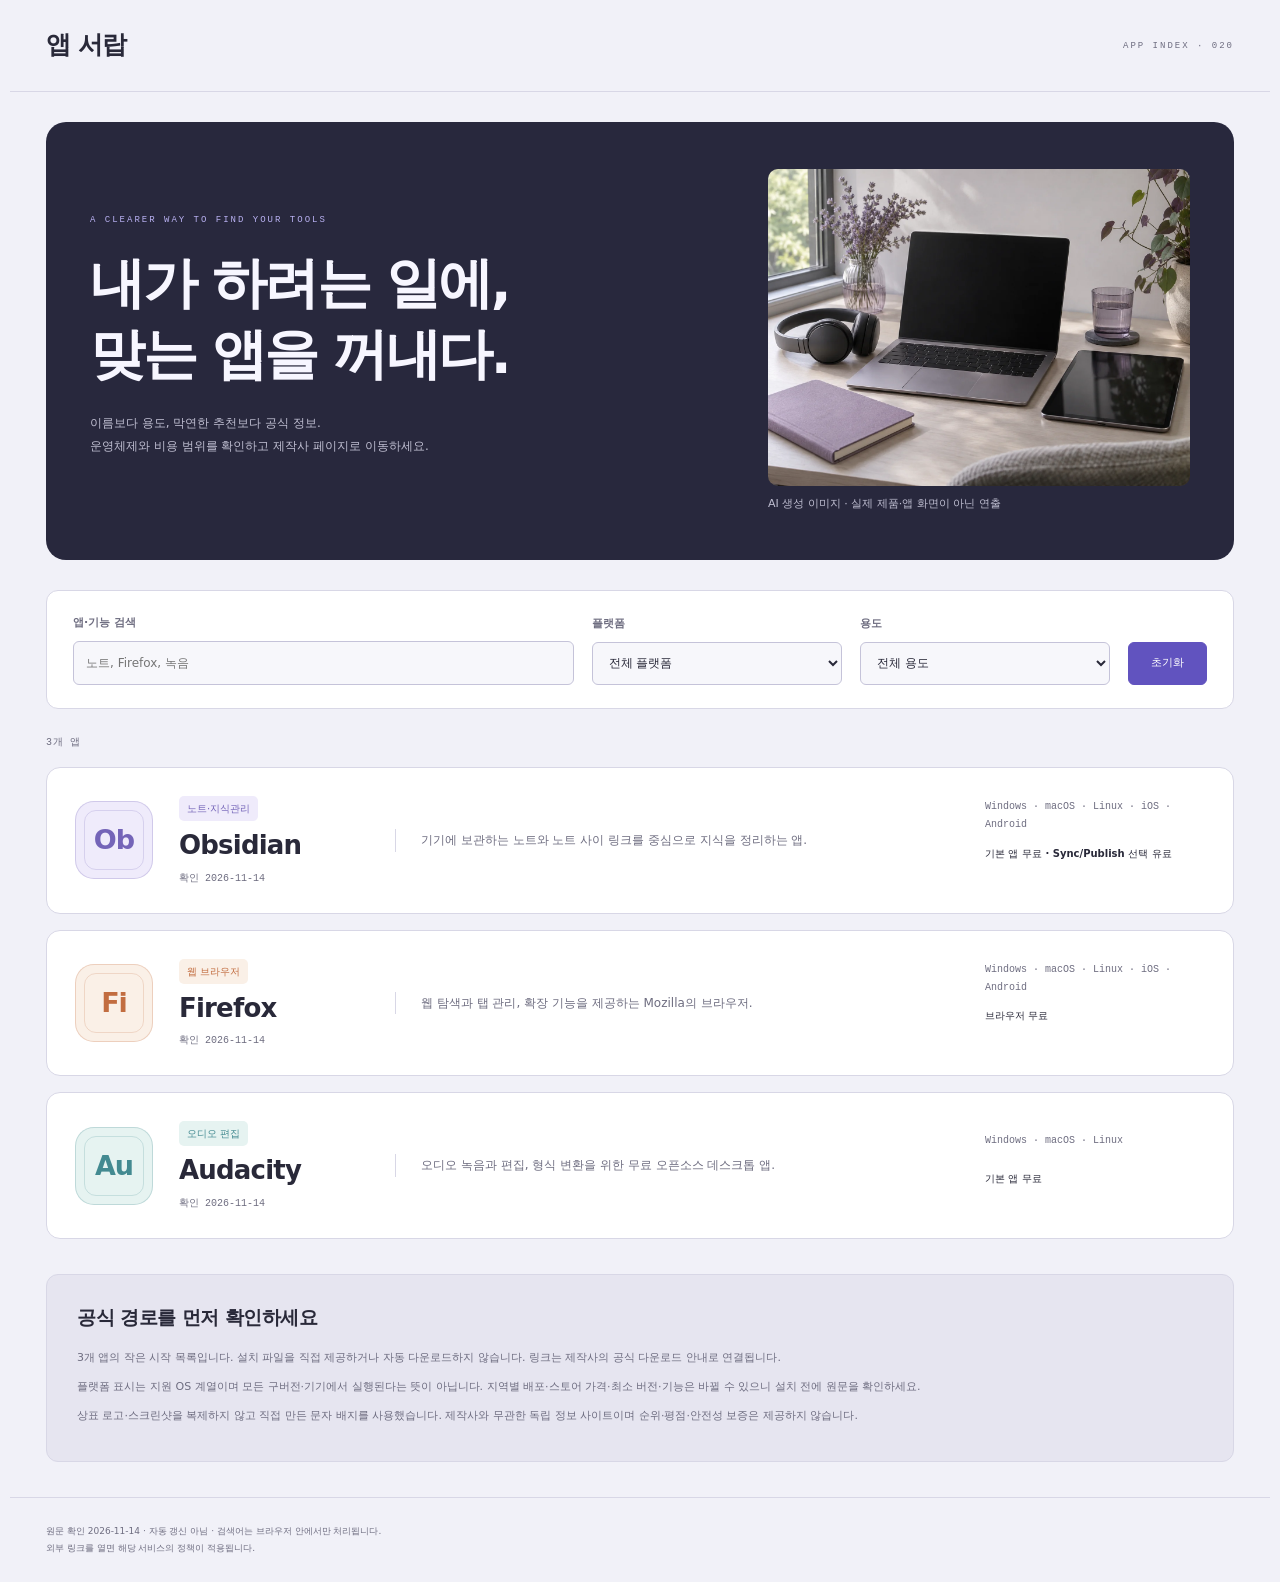
<file: index.html>
<!doctype html><html lang="ko"><head><meta name="robots" content="noindex,nofollow"><meta charset="utf-8"><meta name="viewport" content="width=device-width,initial-scale=1"><meta name="description" content="용도와 플랫폼으로 찾는 앱 정보. 공식 다운로드 경로와 확인일, 비용 범위를 표시합니다."><title>앱 정보 | 앱 서랍</title><link rel="stylesheet" href="./assets/theme-v3.css"><link rel="stylesheet" href="./assets/hero-photo-v1.css"></head><body><a class="skip" href="#main">본문으로 이동</a><header><a href="./index.html"><strong>앱 서랍</strong></a><span>APP INDEX · 020</span></header><main id="main"><section class="hero"><div class="hero-copy"><div class="kicker">A CLEARER WAY TO FIND YOUR TOOLS</div><h1>내가 하려는 일에,<br>맞는 앱을 꺼내다.</h1><p class="muted">이름보다 용도, 막연한 추천보다 공식 정보.<br>운영체제와 비용 범위를 확인하고 제작사 페이지로 이동하세요.</p></div><figure class="ai-hero-photo"><img src="./assets/images/digital-workspace-ai-v1.webp" alt="AI로 생성한, 빈 화면의 무브랜드 노트북과 태블릿 및 헤드폰이 놓인 작업 공간" width="1448" height="1086" decoding="async" fetchpriority="high"><figcaption>AI 생성 이미지 · 실제 제품·앱 화면이 아닌 연출</figcaption></figure><svg class="theme-art" viewBox="0 0 350 240" aria-hidden="true" xmlns="http://www.w3.org/2000/svg" fill="none"><rect x="18" y="18" width="312" height="200" rx="12" stroke="#817aab"/><path d="M18 49h312" stroke="#817aab"/><g fill="#817aab"><circle cx="35" cy="34" r="3"/><circle cx="47" cy="34" r="3"/><circle cx="59" cy="34" r="3"/></g><rect x="40" y="73" width="77" height="77" rx="16" fill="#65549e"/><rect x="136" y="73" width="77" height="77" rx="16" fill="#aa643f"/><rect x="232" y="73" width="77" height="77" rx="16" fill="#39767d"/><g stroke="#eee8ff" stroke-width="1.5"><path d="m64 94 27 0v35H64zM70 101h15m-15 7h15m-15 7h8"/><circle cx="175" cy="111" r="19"/><path d="M156 111h38m-19-19c-13 9-13 29 0 38m0-38c13 9 13 29 0 38M253 112h7l4-13 6 26 6-37 6 43 6-27 5 8h4"/></g><g fill="#817aab"><rect x="43" y="168" width="69" height="4" rx="2"/><rect x="139" y="168" width="69" height="4" rx="2"/><rect x="235" y="168" width="69" height="4" rx="2"/></g><g fill="#5d587c"><rect x="43" y="181" width="48" height="3" rx="1.5"/><rect x="139" y="181" width="48" height="3" rx="1.5"/><rect x="235" y="181" width="48" height="3" rx="1.5"/></g><circle cx="323" cy="215" r="17" fill="#c0b4fa"/><path d="M316 215h14m-7-7v14" stroke="#28283d" stroke-width="1.5"/></svg></section><form id="filters"><label>앱·기능 검색<input id="q" type="search" placeholder="노트, Firefox, 녹음" autocomplete="off"></label><label>플랫폼<select id="platform"><option value="">전체 플랫폼</option><option>Windows</option><option>macOS</option><option>Linux</option><option>iOS</option><option>Android</option></select></label><label>용도<select id="category"><option value="">전체 용도</option><option>노트·지식관리</option><option>웹 브라우저</option><option>오디오 편집</option></select></label><button type="reset">초기화</button></form><p id="count" role="status" aria-live="polite">3개 앱</p><p id="empty" hidden>조건에 맞는 앱이 없습니다. 전체 시장의 검색 결과는 아닙니다.</p><section class="grid" aria-label="앱 목록"><article class="card" data-id="obsidian"><div class="monogram" aria-hidden="true">Ob</div><br><span class="tag">노트·지식관리</span><h2><a href="apps/obsidian/index.html">Obsidian</a></h2><p>기기에 보관하는 노트와 노트 사이 링크를 중심으로 지식을 정리하는 앱.</p><p class="platforms">Windows · macOS · Linux · iOS · Android</p><p><strong>기본 앱 무료 · Sync/Publish 선택 유료</strong></p><small>확인 2026-11-14</small></article><article class="card" data-id="firefox"><div class="monogram" aria-hidden="true">Fi</div><br><span class="tag">웹 브라우저</span><h2><a href="apps/firefox/index.html">Firefox</a></h2><p>웹 탐색과 탭 관리, 확장 기능을 제공하는 Mozilla의 브라우저.</p><p class="platforms">Windows · macOS · Linux · iOS · Android</p><p><strong>브라우저 무료</strong></p><small>확인 2026-11-14</small></article><article class="card" data-id="audacity"><div class="monogram" aria-hidden="true">Au</div><br><span class="tag">오디오 편집</span><h2><a href="apps/audacity/index.html">Audacity</a></h2><p>오디오 녹음과 편집, 형식 변환을 위한 무료 오픈소스 데스크톱 앱.</p><p class="platforms">Windows · macOS · Linux</p><p><strong>기본 앱 무료</strong></p><small>확인 2026-11-14</small></article></section><noscript>검색에는 JavaScript가 필요하지만 상세 페이지는 바로 열 수 있습니다.</noscript><section class="policy"><h2>공식 경로를 먼저 확인하세요</h2><p>3개 앱의 작은 시작 목록입니다. 설치 파일을 직접 제공하거나 자동 다운로드하지 않습니다. 링크는 제작사의 공식 다운로드 안내로 연결됩니다.</p><p>플랫폼 표시는 지원 OS 계열이며 모든 구버전·기기에서 실행된다는 뜻이 아닙니다. 지역별 배포·스토어 가격·최소 버전·기능은 바뀔 수 있으니 설치 전에 원문을 확인하세요.</p><p>상표 로고·스크린샷을 복제하지 않고 직접 만든 문자 배지를 사용했습니다. 제작사와 무관한 독립 정보 사이트이며 순위·평점·안전성 보증은 제공하지 않습니다.</p></section></main><footer>원문 확인 2026-11-14 · 자동 갱신 아님 · 검색어는 브라우저 안에서만 처리됩니다.<br>외부 링크를 열면 해당 서비스의 정책이 적용됩니다.</footer><script src="assets/data.js"></script><script src="assets/app.js"></script></body></html>
</file>
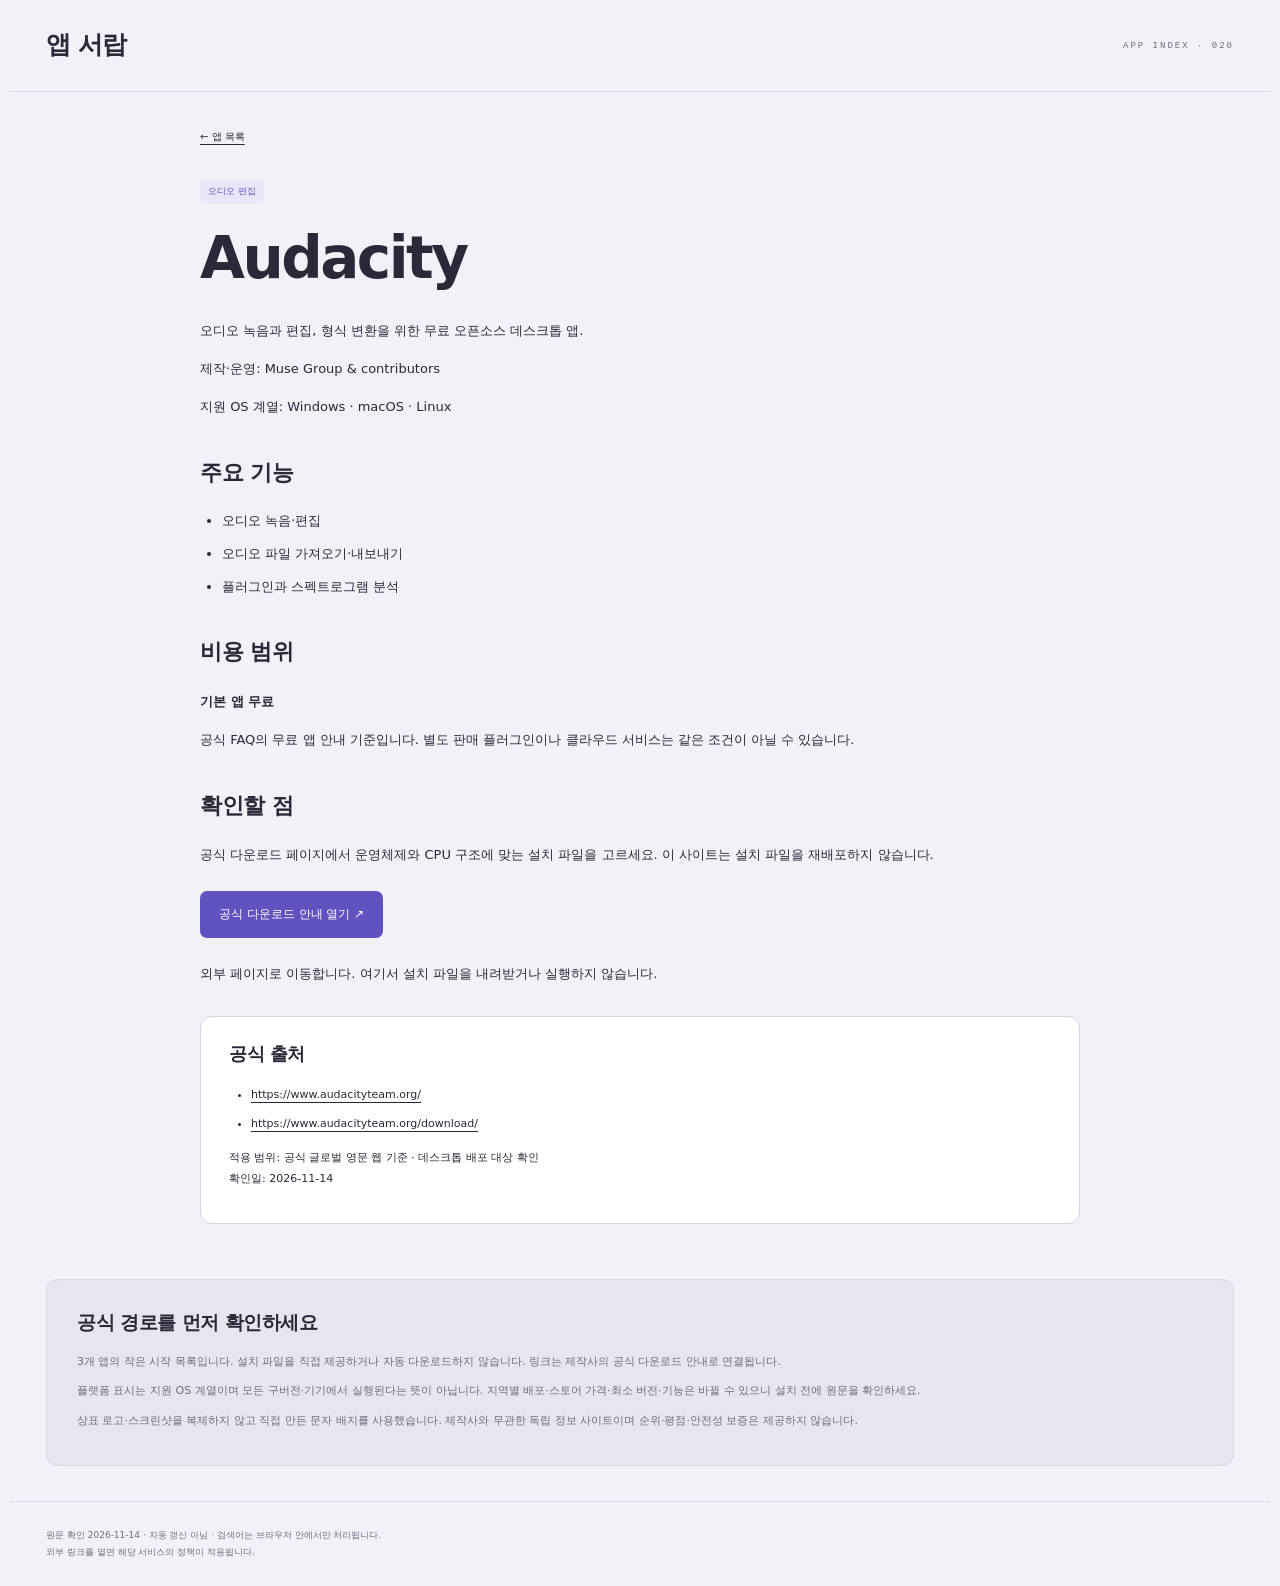
<file: apps/audacity/index.html>
<!doctype html><html lang="ko"><head><meta name="robots" content="noindex,nofollow"><meta charset="utf-8"><meta name="viewport" content="width=device-width,initial-scale=1"><meta name="description" content="용도와 플랫폼으로 찾는 앱 정보. 공식 다운로드 경로와 확인일, 비용 범위를 표시합니다."><title>Audacity | 앱 서랍</title><link rel="stylesheet" href="../../assets/theme-v3.css"></head><body><a class="skip" href="#main">본문으로 이동</a><header><a href="../../index.html"><strong>앱 서랍</strong></a><span>APP INDEX · 020</span></header><main id="main"><article class="detail"><p><a href="../../index.html">← 앱 목록</a></p><span class="tag">오디오 편집</span><h1>Audacity</h1><p>오디오 녹음과 편집, 형식 변환을 위한 무료 오픈소스 데스크톱 앱.</p><p>제작·운영: Muse Group &amp; contributors</p><p>지원 OS 계열: Windows · macOS · Linux</p><h2>주요 기능</h2><ul><li>오디오 녹음·편집</li><li>오디오 파일 가져오기·내보내기</li><li>플러그인과 스펙트로그램 분석</li></ul><h2>비용 범위</h2><p><strong>기본 앱 무료</strong></p><p>공식 FAQ의 무료 앱 안내 기준입니다. 별도 판매 플러그인이나 클라우드 서비스는 같은 조건이 아닐 수 있습니다.</p><h2>확인할 점</h2><p>공식 다운로드 페이지에서 운영체제와 CPU 구조에 맞는 설치 파일을 고르세요. 이 사이트는 설치 파일을 재배포하지 않습니다.</p><p><a class="primary" href="https://www.audacityteam.org/download/" rel="noopener noreferrer">공식 다운로드 안내 열기 ↗</a></p><p>외부 페이지로 이동합니다. 여기서 설치 파일을 내려받거나 실행하지 않습니다.</p><section class="source"><h2>공식 출처</h2><ul><li><a href="https://www.audacityteam.org/">https://www.audacityteam.org/</a></li><li><a href="https://www.audacityteam.org/download/">https://www.audacityteam.org/download/</a></li></ul><p>적용 범위: 공식 글로벌 영문 웹 기준 · 데스크톱 배포 대상 확인<br>확인일: 2026-11-14</p></section></article><section class="policy"><h2>공식 경로를 먼저 확인하세요</h2><p>3개 앱의 작은 시작 목록입니다. 설치 파일을 직접 제공하거나 자동 다운로드하지 않습니다. 링크는 제작사의 공식 다운로드 안내로 연결됩니다.</p><p>플랫폼 표시는 지원 OS 계열이며 모든 구버전·기기에서 실행된다는 뜻이 아닙니다. 지역별 배포·스토어 가격·최소 버전·기능은 바뀔 수 있으니 설치 전에 원문을 확인하세요.</p><p>상표 로고·스크린샷을 복제하지 않고 직접 만든 문자 배지를 사용했습니다. 제작사와 무관한 독립 정보 사이트이며 순위·평점·안전성 보증은 제공하지 않습니다.</p></section></main><footer>원문 확인 2026-11-14 · 자동 갱신 아님 · 검색어는 브라우저 안에서만 처리됩니다.<br>외부 링크를 열면 해당 서비스의 정책이 적용됩니다.</footer></body></html>
</file>
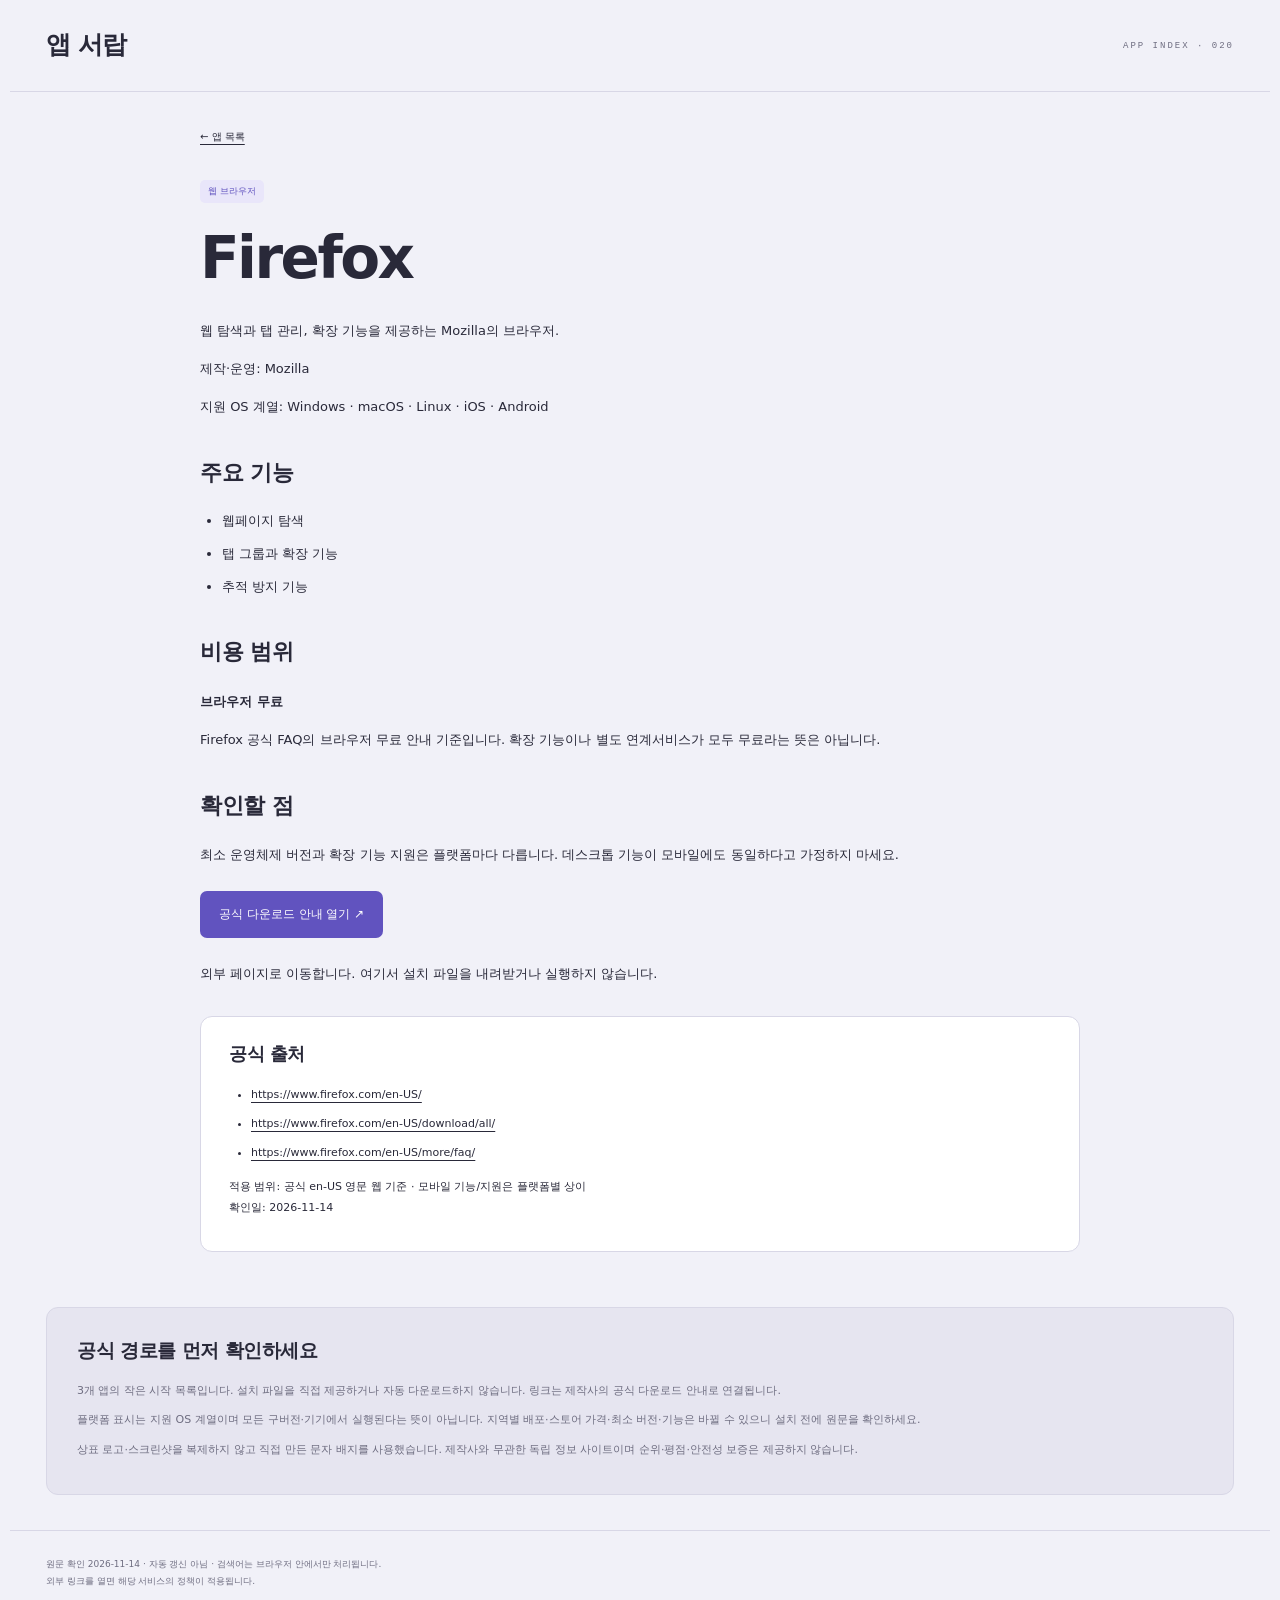
<file: apps/firefox/index.html>
<!doctype html><html lang="ko"><head><meta name="robots" content="noindex,nofollow"><meta charset="utf-8"><meta name="viewport" content="width=device-width,initial-scale=1"><meta name="description" content="용도와 플랫폼으로 찾는 앱 정보. 공식 다운로드 경로와 확인일, 비용 범위를 표시합니다."><title>Firefox | 앱 서랍</title><link rel="stylesheet" href="../../assets/theme-v3.css"></head><body><a class="skip" href="#main">본문으로 이동</a><header><a href="../../index.html"><strong>앱 서랍</strong></a><span>APP INDEX · 020</span></header><main id="main"><article class="detail"><p><a href="../../index.html">← 앱 목록</a></p><span class="tag">웹 브라우저</span><h1>Firefox</h1><p>웹 탐색과 탭 관리, 확장 기능을 제공하는 Mozilla의 브라우저.</p><p>제작·운영: Mozilla</p><p>지원 OS 계열: Windows · macOS · Linux · iOS · Android</p><h2>주요 기능</h2><ul><li>웹페이지 탐색</li><li>탭 그룹과 확장 기능</li><li>추적 방지 기능</li></ul><h2>비용 범위</h2><p><strong>브라우저 무료</strong></p><p>Firefox 공식 FAQ의 브라우저 무료 안내 기준입니다. 확장 기능이나 별도 연계서비스가 모두 무료라는 뜻은 아닙니다.</p><h2>확인할 점</h2><p>최소 운영체제 버전과 확장 기능 지원은 플랫폼마다 다릅니다. 데스크톱 기능이 모바일에도 동일하다고 가정하지 마세요.</p><p><a class="primary" href="https://www.firefox.com/en-US/download/all/" rel="noopener noreferrer">공식 다운로드 안내 열기 ↗</a></p><p>외부 페이지로 이동합니다. 여기서 설치 파일을 내려받거나 실행하지 않습니다.</p><section class="source"><h2>공식 출처</h2><ul><li><a href="https://www.firefox.com/en-US/">https://www.firefox.com/en-US/</a></li><li><a href="https://www.firefox.com/en-US/download/all/">https://www.firefox.com/en-US/download/all/</a></li><li><a href="https://www.firefox.com/en-US/more/faq/">https://www.firefox.com/en-US/more/faq/</a></li></ul><p>적용 범위: 공식 en-US 영문 웹 기준 · 모바일 기능/지원은 플랫폼별 상이<br>확인일: 2026-11-14</p></section></article><section class="policy"><h2>공식 경로를 먼저 확인하세요</h2><p>3개 앱의 작은 시작 목록입니다. 설치 파일을 직접 제공하거나 자동 다운로드하지 않습니다. 링크는 제작사의 공식 다운로드 안내로 연결됩니다.</p><p>플랫폼 표시는 지원 OS 계열이며 모든 구버전·기기에서 실행된다는 뜻이 아닙니다. 지역별 배포·스토어 가격·최소 버전·기능은 바뀔 수 있으니 설치 전에 원문을 확인하세요.</p><p>상표 로고·스크린샷을 복제하지 않고 직접 만든 문자 배지를 사용했습니다. 제작사와 무관한 독립 정보 사이트이며 순위·평점·안전성 보증은 제공하지 않습니다.</p></section></main><footer>원문 확인 2026-11-14 · 자동 갱신 아님 · 검색어는 브라우저 안에서만 처리됩니다.<br>외부 링크를 열면 해당 서비스의 정책이 적용됩니다.</footer></body></html>
</file>
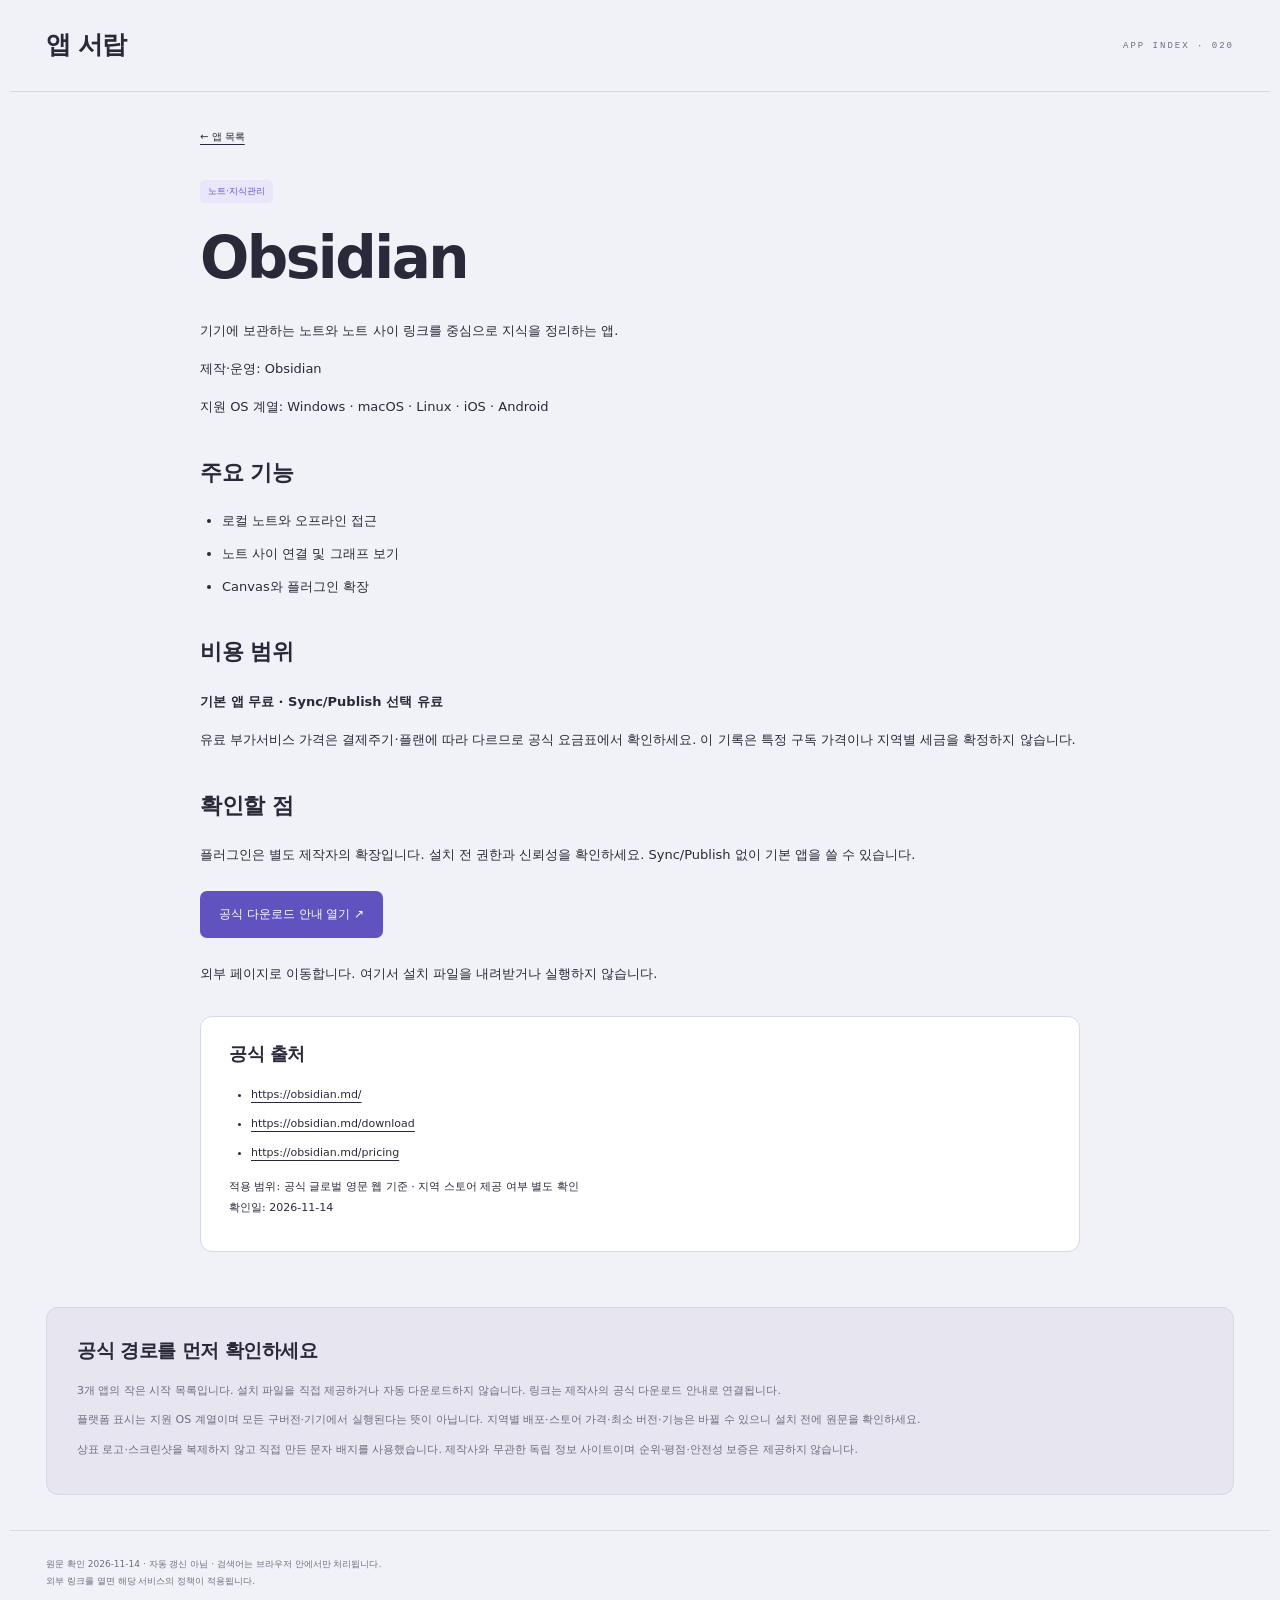
<file: apps/obsidian/index.html>
<!doctype html><html lang="ko"><head><meta name="robots" content="noindex,nofollow"><meta charset="utf-8"><meta name="viewport" content="width=device-width,initial-scale=1"><meta name="description" content="용도와 플랫폼으로 찾는 앱 정보. 공식 다운로드 경로와 확인일, 비용 범위를 표시합니다."><title>Obsidian | 앱 서랍</title><link rel="stylesheet" href="../../assets/theme-v3.css"></head><body><a class="skip" href="#main">본문으로 이동</a><header><a href="../../index.html"><strong>앱 서랍</strong></a><span>APP INDEX · 020</span></header><main id="main"><article class="detail"><p><a href="../../index.html">← 앱 목록</a></p><span class="tag">노트·지식관리</span><h1>Obsidian</h1><p>기기에 보관하는 노트와 노트 사이 링크를 중심으로 지식을 정리하는 앱.</p><p>제작·운영: Obsidian</p><p>지원 OS 계열: Windows · macOS · Linux · iOS · Android</p><h2>주요 기능</h2><ul><li>로컬 노트와 오프라인 접근</li><li>노트 사이 연결 및 그래프 보기</li><li>Canvas와 플러그인 확장</li></ul><h2>비용 범위</h2><p><strong>기본 앱 무료 · Sync/Publish 선택 유료</strong></p><p>유료 부가서비스 가격은 결제주기·플랜에 따라 다르므로 공식 요금표에서 확인하세요. 이 기록은 특정 구독 가격이나 지역별 세금을 확정하지 않습니다.</p><h2>확인할 점</h2><p>플러그인은 별도 제작자의 확장입니다. 설치 전 권한과 신뢰성을 확인하세요. Sync/Publish 없이 기본 앱을 쓸 수 있습니다.</p><p><a class="primary" href="https://obsidian.md/download" rel="noopener noreferrer">공식 다운로드 안내 열기 ↗</a></p><p>외부 페이지로 이동합니다. 여기서 설치 파일을 내려받거나 실행하지 않습니다.</p><section class="source"><h2>공식 출처</h2><ul><li><a href="https://obsidian.md/">https://obsidian.md/</a></li><li><a href="https://obsidian.md/download">https://obsidian.md/download</a></li><li><a href="https://obsidian.md/pricing">https://obsidian.md/pricing</a></li></ul><p>적용 범위: 공식 글로벌 영문 웹 기준 · 지역 스토어 제공 여부 별도 확인<br>확인일: 2026-11-14</p></section></article><section class="policy"><h2>공식 경로를 먼저 확인하세요</h2><p>3개 앱의 작은 시작 목록입니다. 설치 파일을 직접 제공하거나 자동 다운로드하지 않습니다. 링크는 제작사의 공식 다운로드 안내로 연결됩니다.</p><p>플랫폼 표시는 지원 OS 계열이며 모든 구버전·기기에서 실행된다는 뜻이 아닙니다. 지역별 배포·스토어 가격·최소 버전·기능은 바뀔 수 있으니 설치 전에 원문을 확인하세요.</p><p>상표 로고·스크린샷을 복제하지 않고 직접 만든 문자 배지를 사용했습니다. 제작사와 무관한 독립 정보 사이트이며 순위·평점·안전성 보증은 제공하지 않습니다.</p></section></main><footer>원문 확인 2026-11-14 · 자동 갱신 아님 · 검색어는 브라우저 안에서만 처리됩니다.<br>외부 링크를 열면 해당 서비스의 정책이 적용됩니다.</footer></body></html>
</file>
<file: assets/theme-v3.css>
:root{--bg:#f1f1f8;--ink:#292939;--muted:#6e6d80;--line:#d8d7e6;--accent:#6153bf;--pale:#e9e6fa;font:15px/1.7 system-ui,-apple-system,sans-serif;background:var(--bg);color:var(--ink)}*{box-sizing:border-box}body{margin:0}header,main,footer{max-width:1260px;margin:auto;padding-inline:36px}a{color:inherit;text-underline-offset:4px}a:hover{color:var(--accent)}header{display:flex;justify-content:space-between;align-items:center;gap:20px;min-height:92px;border-bottom:1px solid var(--line)}header a{text-decoration:none}header strong{font-size:25px;letter-spacing:-1px}header>span{font:9px ui-monospace,monospace;letter-spacing:2px;color:var(--muted)}.hero{background:#28283d;color:#f7f6ff;padding:47px 44px;margin:30px 0;display:grid;grid-template-columns:1.5fr 1fr;gap:45px;align-items:center;border-radius:20px;position:relative;overflow:hidden}.kicker{font:9px/1.8 ui-monospace,monospace;letter-spacing:2px;color:#b9b1f2}h1{font-size:clamp(36px,4.3vw,58px);line-height:1.28;letter-spacing:-2.5px;margin:20px 0 23px;font-weight:650}.muted,small{color:var(--muted)}.hero .muted{font-size:12px;line-height:1.9;color:#c0bfd2}.theme-art{width:100%;height:auto;display:block;max-height:220px}.hero-copy{position:relative;z-index:1}form{display:grid;grid-template-columns:2fr 1fr 1fr auto;gap:18px;padding:23px 26px;background:#fff;border:1px solid var(--line);border-radius:12px;align-items:end}label{display:flex;flex-direction:column;gap:8px;font-size:10px;font-weight:600;color:var(--muted)}input,select,button{font:12px/1.5 system-ui,sans-serif;color:var(--ink);background:#f7f7fb;border:1px solid #c5c3d9;border-radius:6px;padding:12px;min-width:0;width:100%;min-height:43px}button{background:var(--accent);color:#fff;border-color:var(--accent);cursor:pointer;width:auto;align-self:end;padding-inline:22px;font-size:11px}#count{font:10px/1.5 ui-monospace,monospace;letter-spacing:.5px;color:var(--muted);margin:26px 0 17px}.grid{display:grid;grid-template-columns:1fr;gap:16px}.card{--app:#7464b8;--tint:#efebfb;display:grid;grid-template-columns:78px 190px minmax(0,1fr) 220px;column-gap:26px;row-gap:8px;align-items:center;background:#fff;border:1px solid var(--line);border-radius:14px;padding:28px;position:relative;min-width:0}.card:nth-child(2){--app:#c26d40;--tint:#faf0e7}.card:nth-child(3){--app:#438a91;--tint:#e6f3f1}.card:hover{border-color:#aaa3cf;box-shadow:0 5px 18px #28283d06}.card>br{display:none}.monogram{grid-column:1;grid-row:1/5;width:78px;height:78px;display:flex;justify-content:center;align-items:center;background:var(--tint);border:1px solid color-mix(in srgb,var(--app) 25%,transparent);border-radius:19px;color:var(--app);font-size:27px;letter-spacing:-1px;font-weight:600;position:relative}.monogram:after{content:'';position:absolute;inset:8px;border:1px solid color-mix(in srgb,var(--app) 20%,transparent);border-radius:12px;pointer-events:none}.tag{font-size:9px;line-height:1.5;color:var(--app,var(--accent));background:var(--tint,var(--pale));padding:5px 8px;border-radius:5px;display:inline-block;width:fit-content}.card .tag{grid-column:2;grid-row:1;align-self:end}.card h2{grid-column:2;grid-row:2/4;margin:0;align-self:start;font-size:26px;font-weight:650;letter-spacing:-.8px;line-height:1.3}.card h2 a{text-decoration:none}.card h2 a:hover{text-decoration:underline}.card p{font-size:11px;line-height:1.9;margin:0;min-width:0}.card>p:not(.platforms):not(:has(strong)){grid-column:3;grid-row:1/5;color:var(--muted);border-left:1px solid var(--line);padding-left:25px}.card .platforms{grid-column:4;grid-row:1/3;font:9px/1.8 ui-monospace,monospace;color:var(--muted)}.card>p:has(strong){grid-column:4;grid-row:3;font-size:10px}.card>p strong{font-weight:550}.card small{grid-column:2;grid-row:4;font:8px ui-monospace,monospace}.policy{background:#e6e5f0;border:1px solid var(--line);border-radius:12px;padding:26px 30px;margin:35px 0}.policy h2{font-size:19px;letter-spacing:-.5px;margin:0 0 13px}.policy p{font-size:10px;color:var(--muted);line-height:1.95;margin:8px 0}.detail{max-width:880px;margin:auto;padding:25px 0 20px}.detail>p:first-child{font-size:10px;margin-bottom:30px}.detail h1{font-size:58px;line-height:1.15;margin:22px 0 26px}.detail>p{font-size:13px;line-height:1.95}.detail h2{font-size:22px;letter-spacing:-.5px;margin-top:34px}.detail ul{font-size:13px;line-height:1.9;padding-left:22px}.detail li{margin-bottom:8px}.detail .primary{display:inline-block;background:var(--accent);color:white;border-radius:7px;font-size:12px;padding:12px 19px;text-decoration:none;margin:10px 0}.source{background:#fff;border:1px solid var(--line);border-radius:12px;padding:22px 28px;margin-top:30px}.source h2{font-size:18px;margin-top:0}.source p,.source li{font-size:11px;line-height:1.9}.source a{overflow-wrap:anywhere}footer{font-size:9px;line-height:1.9;color:var(--muted);border-top:1px solid var(--line);padding-block:25px;margin-top:35px}[hidden]{display:none!important}#empty{font-size:12px;padding:30px;border:1px dashed #aaa3cf;border-radius:12px;background:#fff}p,h1,h2,a{overflow-wrap:anywhere}:focus-visible{outline:3px solid var(--accent);outline-offset:4px}.skip{position:absolute;left:15px;top:-100px;background:white;padding:12px;z-index:5}.skip:focus{top:15px}@media(max-width:1050px){header,main,footer{padding-inline:26px}.hero{gap:25px;padding:36px}.card{grid-template-columns:65px 160px minmax(0,1fr);gap:8px 22px;padding:25px}.monogram{width:65px;height:65px;font-size:25px;grid-row:1/5;border-radius:16px}.monogram:after{border-radius:10px}.card h2{font-size:25px;grid-row:2/4}.card>p:not(.platforms):not(:has(strong)){grid-column:3;grid-row:1/4;padding-left:20px}.card .platforms{grid-column:2/4;grid-row:5}.card>p:has(strong){grid-column:2/4;grid-row:6}.card small{grid-column:2;grid-row:4}.card p{font-size:11px}}@media(max-width:700px){header,main,footer{padding-inline:20px}header{min-height:78px}header strong{font-size:24px}header>span{font-size:8px}.hero{grid-template-columns:1fr;gap:17px;padding:30px 27px;margin:22px 0;border-radius:15px}h1{font-size:40px;letter-spacing:-1.9px;margin:16px 0 20px}.hero .muted{font-size:11px}.kicker{font-size:8px;letter-spacing:1.3px}.theme-art{max-height:140px;width:100%}form{grid-template-columns:1fr 1fr;padding:18px;gap:13px;border-radius:10px}form label:first-child{grid-column:1/-1}form button{grid-column:1/-1;width:100%}label{font-size:9px;gap:6px}input,select{font-size:11px}.card{grid-template-columns:60px minmax(0,1fr);gap:7px 17px;padding:22px;border-radius:12px}.monogram{grid-column:1;grid-row:1/4;width:60px;height:60px;align-self:start;font-size:23px;border-radius:15px}.card .tag{grid-column:2;grid-row:1;font-size:8px}.card h2{grid-column:2;grid-row:2;font-size:26px}.card small{grid-column:2;grid-row:3;font-size:7px}.card>p:not(.platforms):not(:has(strong)){grid-column:1/-1;grid-row:4;border:0;border-top:1px solid var(--line);padding:14px 0 0;margin-top:7px;font-size:11px}.card .platforms{grid-column:1/-1;grid-row:5;font-size:8px;margin-top:5px}.card>p:has(strong){grid-column:1/-1;grid-row:6;font-size:9px}.policy{padding:22px;margin-top:28px}.policy h2{font-size:18px}.policy p{font-size:9px}.detail h1{font-size:43px}.detail>p{font-size:12px}.detail h2{font-size:21px}.detail ul{font-size:12px}.source{padding:20px}.source h2{font-size:18px}.source li,.source p{font-size:10px}footer{font-size:8px}}

/* Reading sizes for the product directory. */
.card p{font-size:12px}.card .platforms{font-size:10px}.card small{font-size:10px}.card .tag{font-size:10px}.policy p{font-size:11px}label{font-size:11px}@media(max-width:700px){.card>p:not(.platforms):not(:has(strong)){font-size:12px}.card .platforms,.card>p:has(strong),.card small,.card .tag{font-size:10px}.policy p{font-size:11px}.kicker{font-size:9px}input,select{font-size:13px}label{font-size:11px}}
</file>
<file: assets/hero-photo-v1.css>
/* AI-generated conceptual hero photograph; existing theme remains unchanged. */
.hero>.theme-art{display:none}.ai-hero-photo{margin:0;min-width:0}.ai-hero-photo img{display:block;width:100%;height:auto;aspect-ratio:4/3;border-radius:10px}.ai-hero-photo figcaption{font:11px/1.7 system-ui,sans-serif;color:#c0bfd2;padding-top:9px}@media(max-width:700px){.ai-hero-photo img{max-height:none}.ai-hero-photo figcaption{font-size:11px}}
</file>
